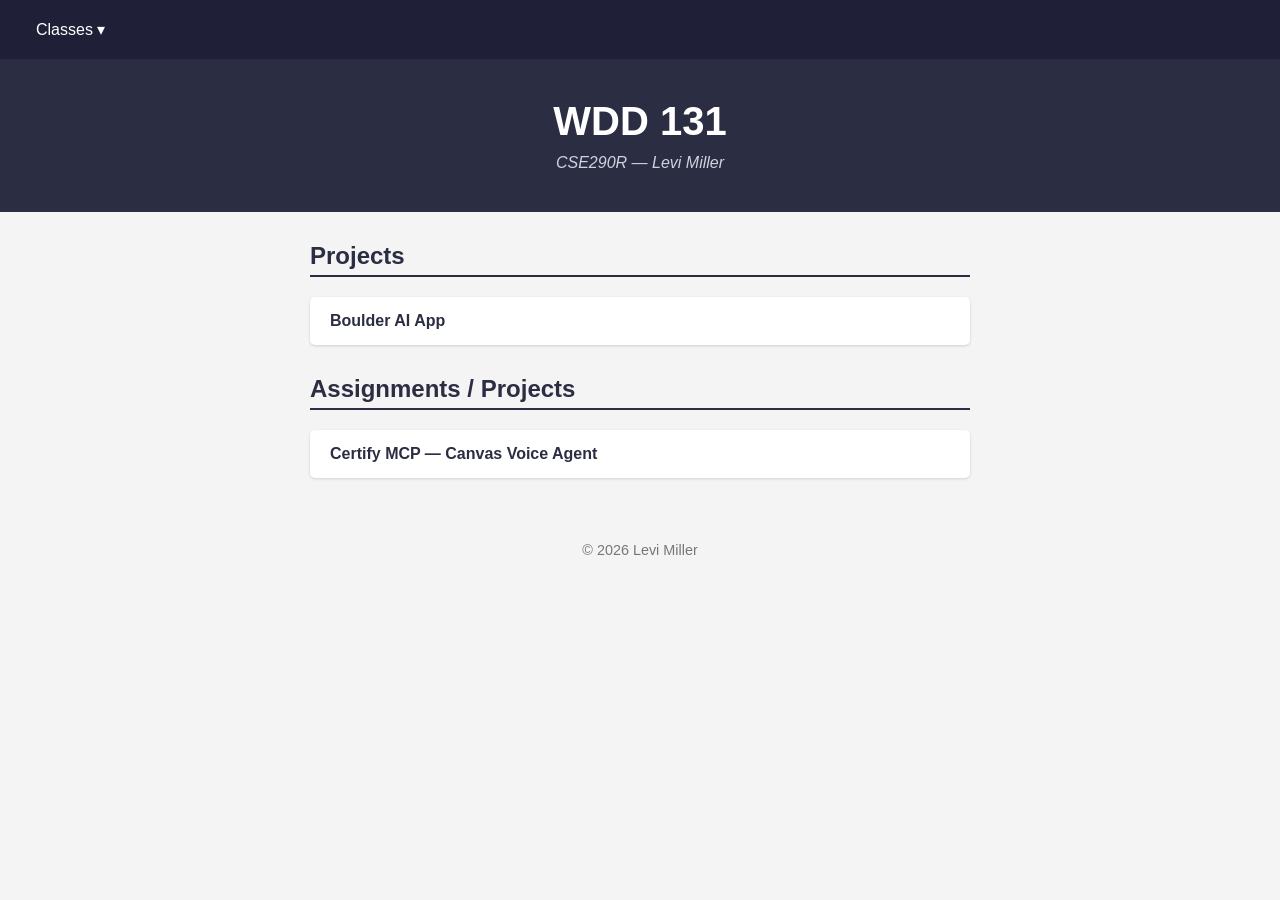
<file: index.html>
<!doctype html>
<html lang="en">
  <head>
    <meta charset="UTF-8" />
    <meta name="viewport" content="width=device-width, initial-scale=1.0" />
    <link rel="stylesheet" href="style.css" />
    <title>CSE290R - Levi Miller</title>
  </head>
  <body>
    <nav class="topnav">
      <div class="dropdown">
        <button class="dropbtn">Classes &#9662;</button>
        <div class="dropdown-content">
          <a href="https://yaboilevi.github.io/wdd131/">WDD 131</a>
          <a href="index.html">CSE 290R</a>
        </div>
      </div>
    </nav>

    <header>
      <h1>WDD 131</h1>
      <p class="subtitle">CSE290R &mdash; Levi Miller</p>
    </header>

    <nav>
      <h2>Projects</h2>
      <ul class="link-list">
        <li><a href="cse29r/demo/boulders-demo.html">Boulder AI App</a></li>
      </ul>

      <h2>Assignments / Projects</h2>
      <ul class="link-list">
        <li><a href="voice-agent/index.html">Certify MCP &mdash; Canvas Voice Agent</a></li>
      </ul>
    </nav>

    <footer>
      <p>&copy; 2026 Levi Miller</p>
    </footer>
  </body>
</html>
</file>
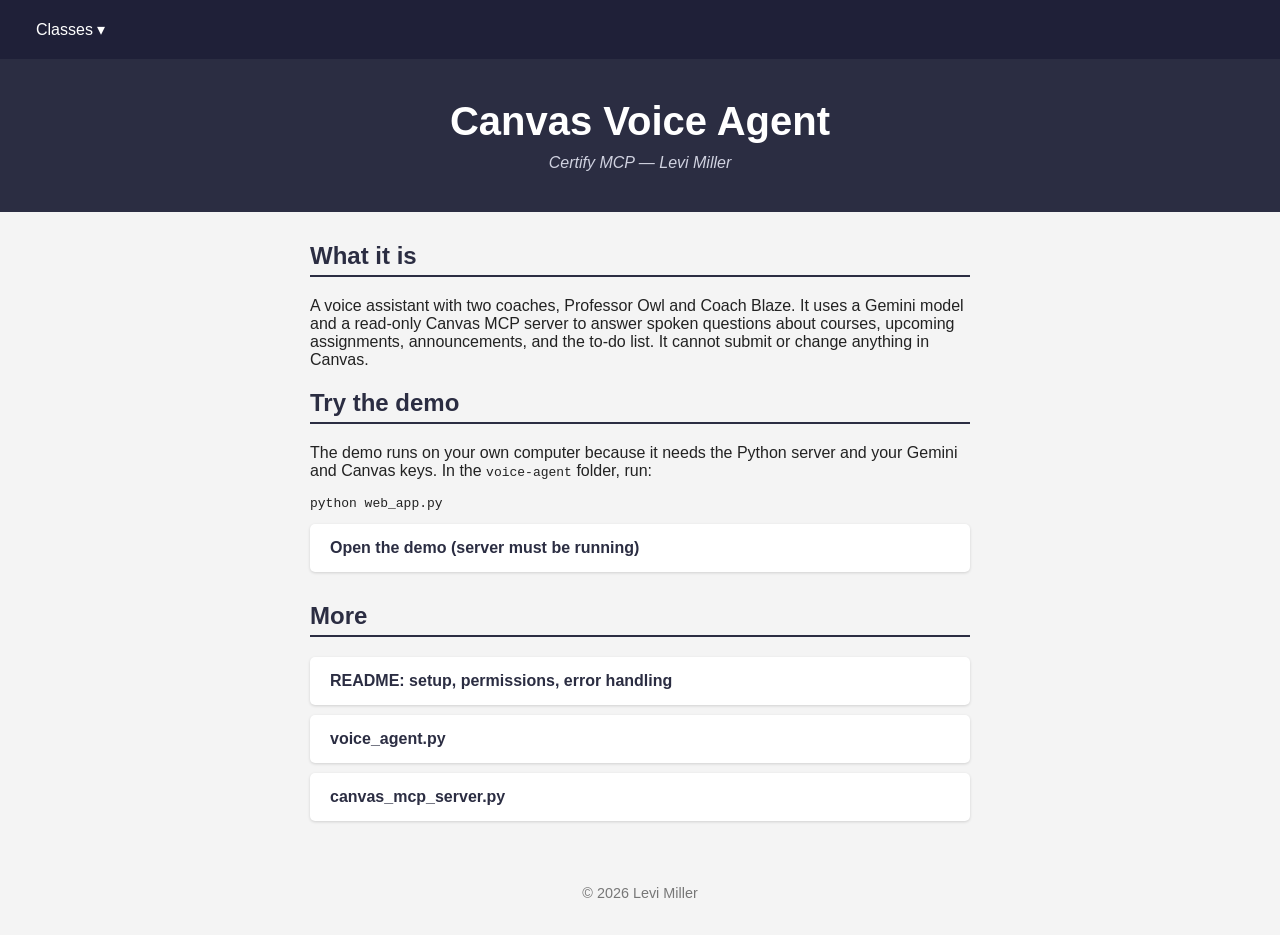
<file: voice-agent/index.html>
<!doctype html>
<html lang="en">
  <head>
    <meta charset="UTF-8" />
    <meta name="viewport" content="width=device-width, initial-scale=1.0" />
    <link rel="stylesheet" href="../style.css" />
    <title>Certify MCP - Canvas Voice Agent</title>
  </head>
  <body>
    <nav class="topnav">
      <div class="dropdown">
        <button class="dropbtn">Classes &#9662;</button>
        <div class="dropdown-content">
          <a href="https://yaboilevi.github.io/wdd131/">WDD 131</a>
          <a href="../index.html">CSE 290R</a>
        </div>
      </div>
    </nav>

    <header>
      <h1>Canvas Voice Agent</h1>
      <p class="subtitle">Certify MCP &mdash; Levi Miller</p>
    </header>

    <nav>
      <h2>What it is</h2>
      <p>
        A voice assistant with two coaches, Professor Owl and Coach Blaze. It
        uses a Gemini model and a read-only Canvas MCP server to answer spoken
        questions about courses, upcoming assignments, announcements, and the
        to-do list. It cannot submit or change anything in Canvas.
      </p>

      <h2>Try the demo</h2>
      <p>
        The demo runs on your own computer because it needs the Python server
        and your Gemini and Canvas keys. In the <code>voice-agent</code>
        folder, run:
      </p>
      <pre><code>python web_app.py</code></pre>
      <ul class="link-list">
        <li><a href="http://127.0.0.1:8765">Open the demo (server must be running)</a></li>
      </ul>

      <h2>More</h2>
      <ul class="link-list">
        <li><a href="README.md">README: setup, permissions, error handling</a></li>
        <li><a href="voice_agent.py">voice_agent.py</a></li>
        <li><a href="canvas_mcp_server.py">canvas_mcp_server.py</a></li>
      </ul>
    </nav>

    <footer>
      <p>&copy; 2026 Levi Miller</p>
    </footer>
  </body>
</html>
</file>
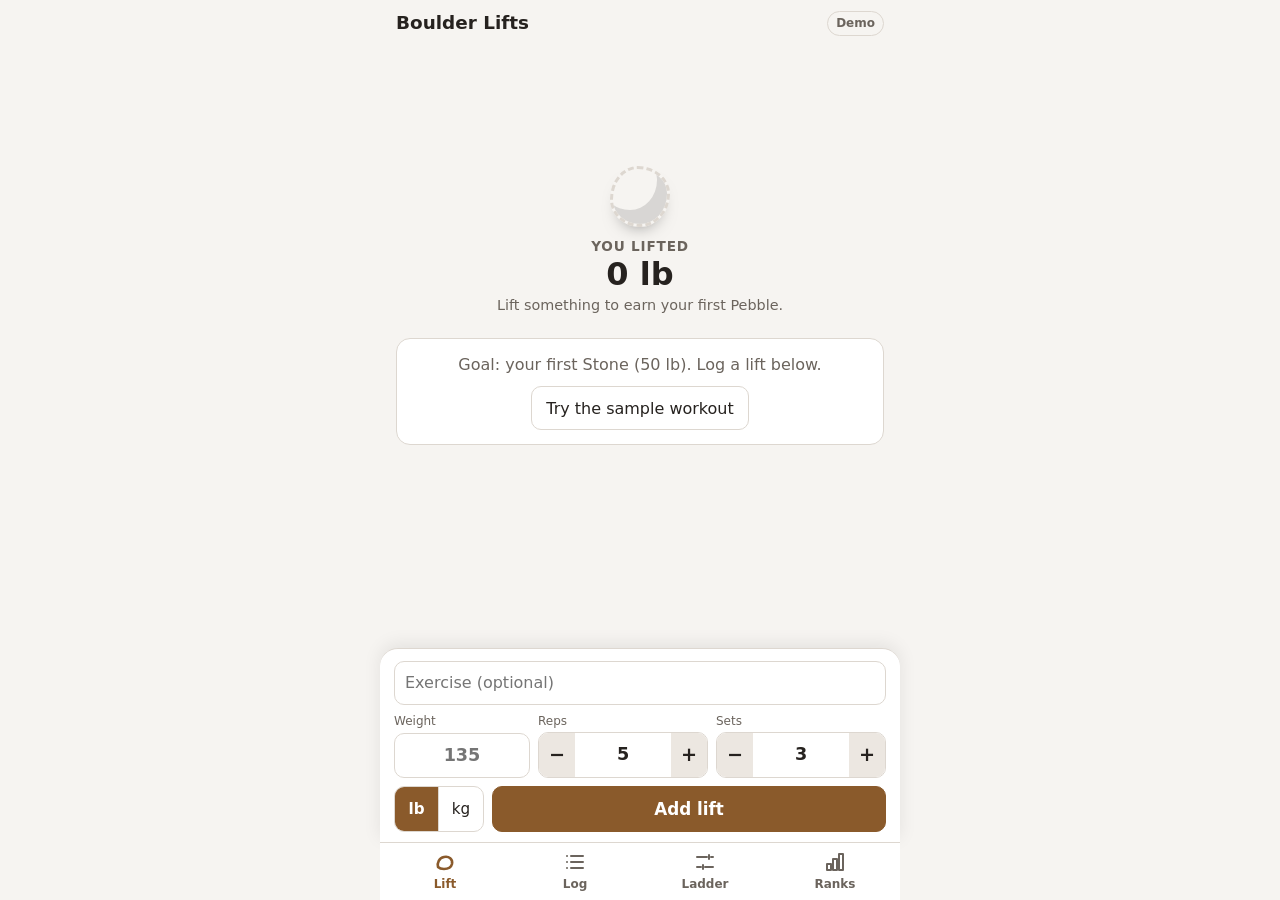
<file: cse29r/demo/boulders-demo.html>
<!doctype html>
<html lang="en">
  <head>
    <meta charset="utf-8" />
    <meta
      name="viewport"
      content="width=device-width, initial-scale=1, viewport-fit=cover"
    />
    <meta
      name="theme-color"
      content="#f6f4f1"
      media="(prefers-color-scheme: light)"
    />
    <meta
      name="theme-color"
      content="#1c1a18"
      media="(prefers-color-scheme: dark)"
    />
    <meta name="color-scheme" content="light dark" />
    <title>Boulder Lifts</title>
    <link rel="stylesheet" href="boulders-demo.css" />
    <script src="boulders-demo.js" defer></script>
  </head>
  <body>
    <div class="app">
      <header class="topbar">
        <h1>Boulder Lifts</h1>
        <span
          class="badge"
          title="Nothing is saved: refreshing clears everything"
          >Demo</span
        >
      </header>

      <!-- ===== Lift (home): boulder -> goal -> lift entry ===== -->
      <main class="view" id="view-lift" aria-labelledby="tab-lift">
        <section class="hero" aria-label="What you lifted">
          <div class="hero-boulder" id="rankicon"></div>
          <div class="eyebrow">You lifted</div>
          <div class="rankname" id="rankname" aria-live="polite"></div>
          <div class="ranktotal" id="ranktotal"></div>
        </section>

        <section
          class="goal"
          aria-label="Goal: next rank"
          id="progress"
        ></section>
      </main>

      <!-- ===== Log: sets in this session ===== -->
      <section class="view" id="view-log" aria-labelledby="tab-log" hidden>
        <h2>This session</h2>
        <p class="note">
          Nothing is saved: refreshing the page clears everything.
        </p>
        <ul id="sets" class="list" aria-label="Logged sets"></ul>
        <div class="row">
          <button type="button" class="btn" id="sample">
            Load sample workout
          </button>
          <button type="button" class="btn" id="sampleYear">
            Load a year of training
          </button>
          <button type="button" class="btn" id="clear">Clear all</button>
        </div>
      </section>

      <!-- ===== Ladder: personal scale ===== -->
      <section
        class="view"
        id="view-ladder"
        aria-labelledby="tab-ladder"
        hidden
      >
        <h2>Your ladder</h2>
        <p class="note">
          Optional. Ranks are sized to you so they take a similar effort for
          everyone. Leave blank for the standard ladder.
        </p>
        <form id="profile" class="stack">
          <label class="field">
            <span>Age</span>
            <input
              type="number"
              id="age"
              inputmode="numeric"
              min="18"
              max="100"
              step="1"
              placeholder="25"
            />
          </label>
          <div class="field">
            <span id="sexlbl">Sex</span>
            <span class="seg" role="radiogroup" aria-labelledby="sexlbl">
              <label
                ><input type="radio" name="sex" value="" checked />Not
                set</label
              >
              <label><input type="radio" name="sex" value="M" />M</label>
              <label><input type="radio" name="sex" value="F" />F</label>
            </span>
          </div>
          <div class="field">
            <label for="bw">Bodyweight</label>
            <div class="inline">
              <input
                type="number"
                id="bw"
                inputmode="decimal"
                min="0"
                step="any"
                placeholder="180"
              />
              <span class="seg" role="radiogroup" aria-label="Bodyweight unit">
                <label
                  ><input
                    type="radio"
                    name="bwunit"
                    value="lb"
                    checked
                  />lb</label
                >
                <label><input type="radio" name="bwunit" value="kg" />kg</label>
              </span>
            </div>
          </div>
        </form>
        <p id="scaleinfo" class="msg" aria-live="polite"></p>
        <p id="scaleerr" class="msg error" role="alert"></p>
      </section>

      <!-- ===== Ranks: per-level progress + guide ===== -->
      <section class="view" id="view-ranks" aria-labelledby="tab-ranks" hidden>
        <h2>Ranks</h2>
        <div
          class="ladder"
          id="ladder"
          aria-label="Progress toward the next of each level"
        ></div>
        <h3>Rank guide</h3>
        <p class="note">
          Placeholder values. The Stone size changes with your ladder; every
          rank above it is a fixed number of the one below. 1 Pebble = 1 lb
          lifted (weight x reps x sets).
        </p>
        <table>
          <thead>
            <tr>
              <th>Rank</th>
              <th>Made of</th>
              <th>Total lifted</th>
            </tr>
          </thead>
          <tbody id="guide"></tbody>
        </table>
      </section>

      <!-- ===== Lift entry: docked above the tab bar on the Lift tab ===== -->
      <form id="form" class="entry" aria-label="Log a lift">
        <input
          type="text"
          id="name"
          class="entry-name"
          placeholder="Exercise (optional)"
          aria-label="Exercise (optional)"
          autocomplete="off"
        />
        <div class="entry-nums">
          <label class="num-field weight">
            <span>Weight</span>
            <input
              type="number"
              id="weight"
              inputmode="decimal"
              min="0"
              step="any"
              placeholder="135"
            />
          </label>
          <div class="num-field">
            <span id="repslbl">Reps</span>
            <div class="stepper" role="group" aria-labelledby="repslbl">
              <button
                type="button"
                data-step="reps"
                data-dir="-1"
                aria-label="Fewer reps"
              >
                −
              </button>
              <input
                type="number"
                id="reps"
                inputmode="numeric"
                min="1"
                step="1"
                value="5"
                aria-labelledby="repslbl"
              />
              <button
                type="button"
                data-step="reps"
                data-dir="1"
                aria-label="More reps"
              >
                +
              </button>
            </div>
          </div>
          <div class="num-field">
            <span id="setslbl">Sets</span>
            <div class="stepper" role="group" aria-labelledby="setslbl">
              <button
                type="button"
                data-step="setcount"
                data-dir="-1"
                aria-label="Fewer sets"
              >
                −
              </button>
              <input
                type="number"
                id="setcount"
                inputmode="numeric"
                min="1"
                step="1"
                value="3"
                aria-labelledby="setslbl"
              />
              <button
                type="button"
                data-step="setcount"
                data-dir="1"
                aria-label="More sets"
              >
                +
              </button>
            </div>
          </div>
        </div>
        <div class="entry-actions">
          <span class="seg" role="radiogroup" aria-label="Weight unit">
            <label
              ><input type="radio" name="unit" value="lb" checked />lb</label
            >
            <label><input type="radio" name="unit" value="kg" />kg</label>
          </span>
          <button class="primary add" type="submit">Add lift</button>
        </div>
        <p id="err" class="msg error" role="alert"></p>
      </form>

      <!-- ===== Bottom tab bar ===== -->
      <nav class="tabbar" role="tablist" aria-label="Sections">
        <button
          role="tab"
          id="tab-lift"
          data-view="lift"
          aria-controls="view-lift"
          aria-selected="true"
        >
          <svg viewBox="0 0 24 24" aria-hidden="true">
            <path d="M5 17c-1-4 1-9 6-10 5-1 9 2 8 7-1 4-4 5-8 5s-5-1-6-2z" />
          </svg>
          Lift
        </button>
        <button
          role="tab"
          id="tab-log"
          data-view="log"
          aria-controls="view-log"
          aria-selected="false"
        >
          <svg viewBox="0 0 24 24" aria-hidden="true">
            <path d="M8 6h12M8 12h12M8 18h12M4 6h.01M4 12h.01M4 18h.01" />
          </svg>
          Log <span class="count" id="logcount" hidden></span>
        </button>
        <button
          role="tab"
          id="tab-ladder"
          data-view="ladder"
          aria-controls="view-ladder"
          aria-selected="false"
        >
          <svg viewBox="0 0 24 24" aria-hidden="true">
            <path d="M4 7h10M18 7h2M4 17h4M12 17h8M16 5v4M10 15v4" />
          </svg>
          Ladder
        </button>
        <button
          role="tab"
          id="tab-ranks"
          data-view="ranks"
          aria-controls="view-ranks"
          aria-selected="false"
        >
          <svg viewBox="0 0 24 24" aria-hidden="true">
            <path d="M4 20h4v-6H4zM10 20h4V9h-4zM16 20h4V4h-4z" />
          </svg>
          Ranks
        </button>
      </nav>

      <div
        class="toast"
        id="toast"
        role="status"
        aria-live="polite"
        hidden
      ></div>
    </div>
  </body>
</html>
</file>
<file: style.css>
* {
  box-sizing: border-box;
}

body {
  margin: 0;
  font-family: Arial, Helvetica, sans-serif;
  color: #222;
  background-color: #f4f4f4;
}

/* Top navigation bar with class dropdown */
.topnav {
  max-width: none;
  margin: 0;
  padding: 10px 20px;
  background-color: #1f2038;
  display: flex;
  align-items: center;
}

.dropdown {
  position: relative;
  display: inline-block;
}

.dropbtn {
  background-color: transparent;
  color: #ffffff;
  padding: 10px 16px;
  font-size: 1rem;
  border: none;
  cursor: pointer;
  border-radius: 4px;
  font-family: inherit;
}

.dropbtn:hover {
  background-color: #34365c;
}

.dropdown-content {
  display: none;
  position: absolute;
  top: 100%;
  left: 0;
  background-color: #ffffff;
  min-width: 160px;
  box-shadow: 0 4px 8px rgba(0, 0, 0, 0.2);
  border-radius: 4px;
  overflow: hidden;
  z-index: 1;
}

.dropdown-content a {
  display: block;
  padding: 12px 16px;
  color: #2b2d42;
  text-decoration: none;
}

.dropdown-content a:hover {
  background-color: #edf1ff;
}

.dropdown:hover .dropdown-content {
  display: block;
}

header {
  background-color: #2b2d42;
  color: #ffffff;
  text-align: center;
  padding: 40px 20px;
}

header h1 {
  margin: 0;
  font-size: 2.5rem;
}

.subtitle {
  margin: 10px 0 0 0;
  color: #d0d2e0;
  font-style: italic;
}

nav {
  max-width: 700px;
  margin: 30px auto;
  padding: 0 20px;
}

nav h2 {
  border-bottom: 2px solid #2b2d42;
  padding-bottom: 5px;
  color: #2b2d42;
}

.link-list {
  list-style: none;
  padding: 0;
  margin: 0 0 30px 0;
}

.link-list li {
  background-color: #ffffff;
  margin-bottom: 10px;
  border-radius: 5px;
  box-shadow: 0 1px 3px rgba(0, 0, 0, 0.15);
}

.link-list li a {
  display: block;
  padding: 15px 20px;
  text-decoration: none;
  color: #2b2d42;
  font-weight: bold;
}

.link-list li a:hover {
  background-color: #edf1ff;
}

footer {
  text-align: center;
  padding: 20px;
  color: #777;
  font-size: 0.9rem;
}
</file>
<file: cse29r/demo/boulders-demo.css>
/* Boulder Lifts demo styles: phone-first app shell.
 * Layout: top bar / scrolling view / lift entry docked above a bottom tab bar.
 * On wider screens the app stays a centered phone-width column.
 */

/* ---------- Theme ---------- */
:root {
  --bg: #f6f4f1;
  --card: #fff;
  --ink: #26221f;
  --muted: #6b645d;
  --line: #ddd7d0;
  --accent: #8a5a2b;
  --on-accent: #fff;
  --track: #ece7e1;
  --error: #a33a2a;
  --shadow: 0 -4px 18px rgba(0, 0, 0, 0.08);

  --app-w: 520px;
  --tap: 44px; /* minimum touch target */
  --tabbar-h: calc(58px + env(safe-area-inset-bottom));
  --entry-h: 0px; /* set from JS to the docked entry's real height */
}
@media (prefers-color-scheme: dark) {
  :root {
    --bg: #1c1a18;
    --card: #262321;
    --ink: #f0ebe5;
    --muted: #a39b92;
    --line: #3d3834;
    --accent: #d9a066;
    --on-accent: #1c1a18;
    --track: #34302c;
    --error: #f08a78;
    --shadow: 0 -4px 18px rgba(0, 0, 0, 0.4);
  }
}

/* ---------- Base ---------- */
* {
  box-sizing: border-box;
}
html {
  -webkit-text-size-adjust: 100%;
}
body {
  margin: 0;
  font: 16px/1.45 system-ui, -apple-system, "Segoe UI", sans-serif;
  background: var(--bg);
  color: var(--ink);
  -webkit-tap-highlight-color: transparent;
  overscroll-behavior-y: none;
}
h1,
h2,
h3 {
  margin: 0;
}
h2 {
  font-size: 1.25rem;
  margin-bottom: 6px;
}
h3 {
  font-size: 1.05rem;
  margin: 22px 0 6px;
}
.note {
  color: var(--muted);
  font-size: 0.9rem;
  margin: 0 0 14px;
}
.small {
  font-size: 0.85rem;
}
.muted {
  color: var(--muted);
}
.msg {
  margin: 8px 0 0;
}
.msg:empty {
  display: none;
}
.error {
  color: var(--error);
  font-size: 0.9rem;
}

/* ---------- App shell ---------- */
.app {
  max-width: var(--app-w);
  margin: 0 auto;
  min-height: 100vh;
  min-height: 100dvh;
}
.topbar {
  position: sticky;
  top: 0;
  z-index: 5;
  display: flex;
  align-items: center;
  justify-content: space-between;
  padding: calc(10px + env(safe-area-inset-top)) max(16px, env(safe-area-inset-right)) 10px
    max(16px, env(safe-area-inset-left));
  background: var(--bg);
}
.topbar h1 {
  font-size: 1.15rem;
}
.badge {
  font-size: 0.75rem;
  font-weight: 600;
  padding: 3px 8px;
  border-radius: 999px;
  border: 1px solid var(--line);
  color: var(--muted);
}
.view {
  padding: 4px max(16px, env(safe-area-inset-right)) calc(var(--tabbar-h) + 24px)
    max(16px, env(safe-area-inset-left));
}
#view-lift {
  padding-bottom: calc(var(--tabbar-h) + var(--entry-h) + 16px);
}

/* ---------- Controls ---------- */
input,
button {
  font: inherit;
  font-size: 16px; /* 16px+ stops iOS zooming into inputs */
  color: var(--ink);
}
input {
  min-height: var(--tap);
  padding: 8px 10px;
  border: 1px solid var(--line);
  border-radius: 10px;
  background: var(--card);
  width: 100%;
}
input[type="number"] {
  -moz-appearance: textfield;
  appearance: textfield;
}
input::-webkit-outer-spin-button,
input::-webkit-inner-spin-button {
  -webkit-appearance: none;
  margin: 0;
}
button {
  cursor: pointer;
  touch-action: manipulation;
}
.btn {
  min-height: var(--tap);
  padding: 8px 14px;
  border: 1px solid var(--line);
  border-radius: 10px;
  background: var(--card);
}
.primary {
  min-height: var(--tap);
  padding: 8px 16px;
  border: 1px solid var(--accent);
  border-radius: 10px;
  background: var(--accent);
  color: var(--on-accent);
  font-weight: 700;
}
button:active {
  transform: scale(0.98);
}
button:focus-visible,
input:focus-visible {
  outline: 3px solid var(--accent);
  outline-offset: 1px;
}
.row {
  display: flex;
  flex-wrap: wrap;
  gap: 8px;
  margin-top: 14px;
}
.stack {
  display: grid;
  gap: 14px;
}
.field {
  display: grid;
  gap: 4px;
  font-size: 0.85rem;
  color: var(--muted);
}
.inline {
  display: flex;
  gap: 8px;
}
.inline input {
  flex: 1;
}

/* segmented radio buttons */
.seg {
  display: inline-flex;
  border: 1px solid var(--line);
  border-radius: 10px;
  overflow: hidden;
  background: var(--card);
  flex: none;
}
.seg label {
  display: flex;
  align-items: center;
  justify-content: center;
  min-height: var(--tap);
  min-width: var(--tap);
  padding: 0 12px;
  cursor: pointer;
  color: var(--ink);
  font-size: 0.95rem;
  border-right: 1px solid var(--line);
}
.seg label:last-child {
  border-right: 0;
}
.seg input {
  position: absolute;
  opacity: 0;
  width: 1px;
  min-height: 0;
}
.seg label:has(input:checked) {
  background: var(--accent);
  color: var(--on-accent);
  font-weight: 600;
}
.seg label:has(input:focus-visible) {
  outline: 3px solid var(--accent);
  outline-offset: -3px;
}

/* ---------- Boulder blob ---------- */
.b {
  display: inline-block;
  flex: none;
  border-radius: 46% 54% 50% 50% / 55% 45% 55% 45%;
  border: 2px solid rgba(0, 0, 0, 0.35);
}
.b.none {
  background: transparent !important;
  border: 3px dashed var(--line);
}

/* ---------- Lift tab: hero ---------- */
.hero {
  text-align: center;
  padding: 8px 0 4px;
}
.hero-boulder {
  --hero: 168px;
  height: var(--hero);
  display: flex;
  align-items: flex-end;
  justify-content: center;
  margin-bottom: 10px;
}
.hero-boulder .b {
  border-width: 3px;
  box-shadow: inset -10px -14px 0 rgba(0, 0, 0, 0.12), 0 10px 18px -12px rgba(0, 0, 0, 0.5);
  width: calc(var(--hero) * var(--f, 1));
  height: calc(var(--hero) * var(--f, 1));
  transition: width 0.4s ease, height 0.4s ease;
}
.eyebrow {
  color: var(--muted);
  font-size: 0.85rem;
  font-weight: 600;
  text-transform: uppercase;
  letter-spacing: 0.06em;
}
.rankname {
  font-size: 2rem;
  font-weight: 800;
  line-height: 1.15;
  font-variant-numeric: tabular-nums;
}
.rankname .rest {
  font-size: 0.7em;
  font-weight: 700;
  color: var(--muted);
  white-space: nowrap;
}
.ranktotal {
  color: var(--muted);
  font-size: 0.9rem;
  margin-top: 2px;
}

/* ---------- Lift tab: goal ---------- */
.goal {
  margin-top: 18px;
  padding: 14px;
  background: var(--card);
  border: 1px solid var(--line);
  border-radius: 14px;
}
.goal-top {
  display: flex;
  align-items: center;
  gap: 10px;
}
.goal-label {
  flex: 1;
  min-width: 0;
}
.goal-label strong {
  display: block;
  color: var(--ink);
  font-size: 1rem;
}
.togo {
  font-size: 1.3rem;
  font-weight: 800;
  line-height: 1.2;
  margin: 6px 0 10px;
}
.goal-hint {
  margin-top: 2px;
}

/* goal unit switch: [Rocks | lb] */
.unit-switch {
  display: inline-flex;
  flex: none;
  padding: 3px;
  border-radius: 999px;
  background: var(--track);
}
.unit-switch button {
  position: relative;
  min-height: 34px;
  padding: 0 12px;
  border: 0;
  border-radius: 999px;
  background: none;
  color: var(--muted);
  font-size: 0.85rem;
  font-weight: 700;
  white-space: nowrap;
}
.unit-switch button::after {
  /* invisible 44px-tall tap area around the 34px pill */
  content: "";
  position: absolute;
  inset: -5px 0;
}
.unit-switch button[aria-pressed="true"] {
  background: var(--card);
  color: var(--ink);
  box-shadow: 0 1px 3px rgba(0, 0, 0, 0.18);
}
.bar {
  height: 14px;
  background: var(--track);
  border-radius: 999px;
  overflow: hidden;
}
.bar.thin {
  height: 8px;
}
.bar > span {
  display: block;
  height: 100%;
  width: 0;
  background: var(--accent);
  border-radius: 999px;
  transition: width 0.4s ease;
}
.barlabels {
  display: flex;
  justify-content: space-between;
  gap: 8px;
  font-size: 0.85rem;
  color: var(--muted);
  margin-top: 6px;
}
.goal-empty {
  margin: 0;
  text-align: center;
}
.goal-empty .btn {
  margin-top: 10px;
}

/* ---------- Lift entry (docked) ---------- */
.entry {
  position: fixed;
  z-index: 6;
  left: 50%;
  transform: translateX(-50%);
  bottom: var(--tabbar-h);
  width: min(100%, var(--app-w));
  display: grid;
  gap: 8px;
  padding: 12px max(14px, env(safe-area-inset-right)) 10px max(14px, env(safe-area-inset-left));
  background: var(--card);
  border-top: 1px solid var(--line);
  border-radius: 18px 18px 0 0;
  box-shadow: var(--shadow);
}
body:not([data-view="lift"]) .entry {
  display: none;
}
.entry-nums {
  display: grid;
  grid-template-columns: 1fr 1.25fr 1.25fr;
  gap: 8px;
}
.num-field {
  display: grid;
  gap: 2px;
  font-size: 0.75rem;
  color: var(--muted);
  min-width: 0;
}
.num-field input {
  text-align: center;
  font-weight: 700;
  font-size: 1.1rem;
  padding: 6px 4px;
}
.stepper {
  display: flex;
  border: 1px solid var(--line);
  border-radius: 10px;
  overflow: hidden;
  background: var(--card);
}
.stepper input {
  border: 0;
  border-radius: 0;
  min-width: 0;
  padding: 6px 0;
}
.stepper button {
  flex: none;
  width: 36px;
  min-height: var(--tap);
  border: 0;
  background: var(--track);
  font-size: 1.2rem;
  font-weight: 700;
}
.entry-actions {
  display: flex;
  gap: 8px;
}
.entry-actions .add {
  flex: 1;
  font-size: 1.05rem;
}

/* ---------- Bottom tab bar ---------- */
.tabbar {
  position: fixed;
  z-index: 7;
  left: 50%;
  transform: translateX(-50%);
  bottom: 0;
  width: min(100%, var(--app-w));
  height: var(--tabbar-h);
  display: grid;
  grid-template-columns: repeat(4, 1fr);
  padding: 0 env(safe-area-inset-right) env(safe-area-inset-bottom) env(safe-area-inset-left);
  background: var(--card);
  border-top: 1px solid var(--line);
}
.tabbar button {
  display: flex;
  flex-direction: column;
  align-items: center;
  justify-content: center;
  gap: 2px;
  border: 0;
  background: none;
  color: var(--muted);
  font-size: 0.75rem;
  font-weight: 600;
  position: relative;
}
.tabbar svg {
  width: 24px;
  height: 24px;
  fill: none;
  stroke: currentColor;
  stroke-width: 2;
  stroke-linecap: round;
  stroke-linejoin: round;
}
.tabbar button[aria-selected="true"] {
  color: var(--accent);
}
.tabbar button[aria-selected="true"] svg {
  stroke-width: 2.6;
}
.count {
  position: absolute;
  top: 5px;
  left: calc(50% + 8px);
  min-width: 18px;
  padding: 0 5px;
  border-radius: 999px;
  background: var(--accent);
  color: var(--on-accent);
  font-size: 0.7rem;
  line-height: 18px;
}

/* ---------- Toast ---------- */
.toast {
  position: fixed;
  z-index: 8;
  left: 50%;
  transform: translateX(-50%);
  top: calc(12px + env(safe-area-inset-top));
  width: max-content;
  max-width: calc(min(100vw, var(--app-w)) - 32px);
  padding: 10px 14px;
  border-radius: 12px;
  background: var(--ink);
  color: var(--bg);
  font-size: 0.9rem;
  font-weight: 600;
  box-shadow: 0 6px 20px rgba(0, 0, 0, 0.25);
}
.toast.rankup {
  background: var(--accent);
  color: var(--on-accent);
  font-size: 1.05rem;
  padding: 12px 18px;
}

/* ---------- Log tab ---------- */
.list {
  list-style: none;
  margin: 0;
  padding: 0;
  border-top: 1px solid var(--line);
}
.list li {
  display: flex;
  justify-content: space-between;
  align-items: center;
  gap: 10px;
  padding: 8px 0;
  border-bottom: 1px solid var(--line);
}
.list li strong {
  display: block;
}
.list li small {
  color: var(--muted);
}
.list .empty {
  color: var(--muted);
  font-style: italic;
  padding: 14px 0;
}

/* ---------- Ranks tab ---------- */
.rung {
  display: grid;
  grid-template-columns: 20px 92px 1fr 72px;
  align-items: center;
  gap: 8px;
  padding: 7px 0;
  font-size: 0.9rem;
}
.rung .name {
  overflow-wrap: anywhere;
}
.rung .num {
  text-align: right;
  font-variant-numeric: tabular-nums;
  color: var(--muted);
}
.ladder-cap {
  margin-bottom: 4px;
}
table {
  width: 100%;
  border-collapse: collapse;
  font-size: 0.9rem;
}
th,
td {
  text-align: left;
  padding: 8px 4px;
  border-bottom: 1px solid var(--line);
  vertical-align: middle;
}
th {
  color: var(--muted);
  font-weight: 600;
}
td.n {
  font-variant-numeric: tabular-nums;
}
tr.current td {
  font-weight: 700;
}
.guidename {
  display: flex;
  align-items: center;
  gap: 8px;
}

/* ---------- Small / short screens ---------- */
@media (max-width: 360px) {
  .entry-nums {
    gap: 6px;
  }
  .stepper button {
    width: 30px;
  }
  .rung {
    grid-template-columns: 18px 70px 1fr 64px;
    font-size: 0.82rem;
  }
}
@media (max-height: 700px) {
  .hero {
    padding-top: 0;
  }
  .hero-boulder {
    --hero: 92px;
    margin-bottom: 6px;
  }
  .rankname {
    font-size: 1.5rem;
  }
  .goal {
    margin-top: 10px;
    padding: 12px;
  }
  .togo {
    font-size: 1.15rem;
    margin: 4px 0 8px;
  }
  .entry {
    gap: 6px;
    padding-top: 10px;
    padding-bottom: 8px;
  }
}
/* Very short phones (e.g. iPhone SE 1st gen): keep the goal bar above the dock */
@media (max-height: 600px) {
  .hero-boulder {
    --hero: 60px;
  }
  .ranktotal,
  .goal-hint {
    display: none;
  }
  .goal {
    margin-top: 8px;
    padding: 10px 12px;
  }
}
/* Landscape phones: too short to dock the entry, so it scrolls with the page */
@media (max-height: 480px) {
  .entry {
    position: static;
    transform: none;
    width: auto;
    margin: 0 max(16px, env(safe-area-inset-right)) calc(var(--tabbar-h) + 16px)
      max(16px, env(safe-area-inset-left));
    border: 1px solid var(--line);
    border-radius: 14px;
    box-shadow: none;
  }
  #view-lift {
    padding-bottom: 12px;
  }
}
@media (prefers-reduced-motion: reduce) {
  * {
    transition: none !important;
  }
}
</file>
